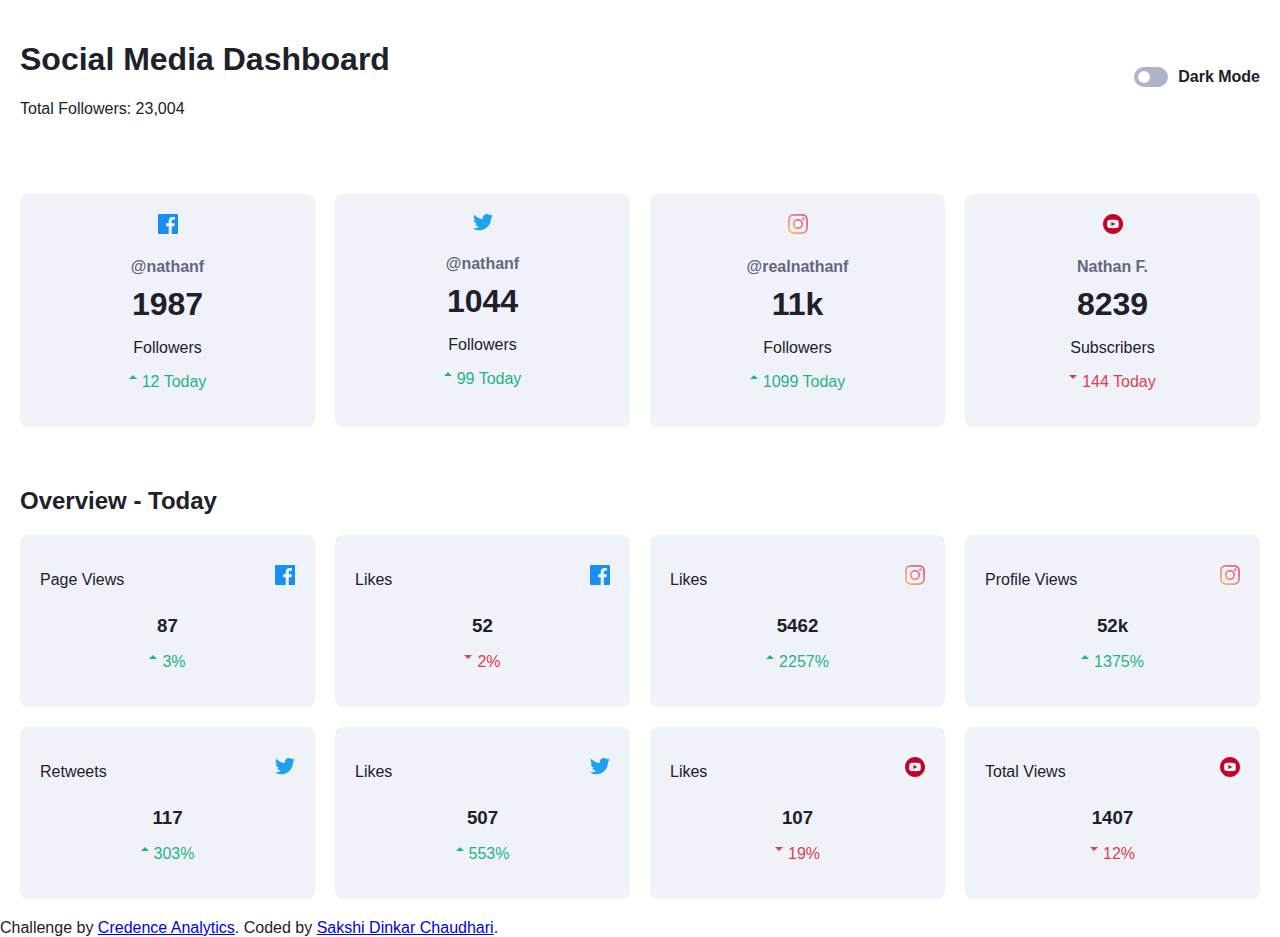
<file: index.html>
<!-- <!DOCTYPE html>
<html lang="en">
<head>
    <meta charset="UTF-8">
    <meta name="viewport" content="width=device-width, initial-scale=1.0">
    <title>Social Media Dashboard</title>
    <link rel="stylesheet" href="styles.css">
    <link href="https://fonts.googleapis.com/css2?family=Inter:wght@400;700&display=swap" rel="stylesheet">
    <link rel="icon" href="images/favicon-32x32.jpg" type="image/jpg">
</head>
<body>
    <div class="container">
        <header>
            <div class="header-content">
                <div class="title">
                    <h1>Social Media Dashboard</h1>
                    <p>Total Followers: 23,004</p>
                </div>
                <div class="theme-switcher">
                    <span>Dark Mode</span>
                    <label class="switch">
                        <input type="checkbox" id="theme-toggle">
                        <span class="slider"></span>
                    </label>
                </div>
            </div>
        </header>
        <main>
            <div class="cards">
                <div class="card facebook">
                    <img src="images/icon-facebook.svg" alt="Facebook">
                    <p>@nathanf</p>
                    <h2>1987</h2>
                    <p>FOLLOWERS</p>
                    <p class="change positive"><img src="images/icon-up.svg" alt=""> 12 Today</p>
                </div>
                <div class="card twitter">
                    <img src="images/icon-twitter.svg" alt="Twitter">
                    <p>@nathanf</p>
                    <h2>1044</h2>
                    <p>FOLLOWERS</p>
                    <p class="change positive"><img src="images/icon-up.svg" alt=""> 99 Today</p>
                </div>
                <div class="card instagram">
                    <img src="images/icon-instagram.svg" alt="Instagram">
                    <p>@realnathanf</p>
                    <h2>11k</h2>
                    <p>FOLLOWERS</p>
                    <p class="change positive"><img src="images/icon-up.svg" alt=""> 1099 Today</p>
                </div>
                <div class="card youtube">
                    <img src="images/icon-youtube.svg" alt="YouTube">
                    <p>Nathan F.</p>
                    <h2>8239</h2>
                    <p>SUBSCRIBERS</p>
                    <p class="change negative"><img src="images/icon-down.svg" alt=""> 144 Today</p>
                </div>
            </div>
            <section class="overview">
                <h2>Overview - Today</h2>
                <div class="overview-cards">
                    <div class="overview-card facebook">
                        <p>Page Views</p>
                        <h3>87</h3>
                        <p class="change positive"><img src="images/icon-up.svg" alt=""> 3%</p>
                    </div>
                    <div class="overview-card facebook">
                        <p>Likes</p>
                        <h3>52</h3>
                        <p class="change negative"><img src="images/icon-down.svg" alt=""> 2%</p>
                    </div>
                    <div class="overview-card twitter">
                        <p>Retweets</p>
                        <h3>117</h3>
                        <p class="change positive"><img src="images/icon-up.svg" alt=""> 303%</p>
                    </div>
                    <div class="overview-card twitter">
                        <p>Likes</p>
                        <h3>507</h3>
                        <p class="change positive"><img src="images/icon-up.svg" alt=""> 553%</p>
                    </div>
                    <div class="overview-card instagram">
                        <p>Likes</p>
                        <h3>5462</h3>
                        <p class="change positive"><img src="images/icon-up.svg" alt=""> 2257%</p>
                    </div>
                    <div class="overview-card instagram">
                        <p>Profile Views</p>
                        <h3>52k</h3>
                        <p class="change positive"><img src="images/icon-up.svg" alt=""> 1375%</p>
                    </div>
                    <div class="overview-card youtube">
                        <p>Likes</p>
                        <h3>107</h3>
                        <p class="change negative"><img src="images/icon-down.svg" alt=""> 19%</p>
                    </div>
                    <div class="overview-card youtube">
                        <p>Total Views</p>
                        <h3>1407</h3>
                        <p class="change negative"><img src="images/icon-down.svg" alt=""> 12%</p>
                    </div>
                </div>
            </section>
        </main>
    </div>
    <script src="script.js"></script>
</body>
</html> -->


<!DOCTYPE html>
<html lang="en">
<head>
    <meta charset="UTF-8">
    <meta name="viewport" content="width=device-width, initial-scale=1.0">
    <title>Social Media Dashboard</title>
    <link rel="stylesheet" href="styles.css">
</head>
<body>
    <div class="container">
        <header>
            <div class="header-content">
                <div>
                    <h1>Social Media Dashboard</h1>
                    <p>Total Followers: 23,004</p>
                </div>
                <div class="theme-switcher">
                    <label class="switch">
                        <input type="checkbox" id="theme-toggle">
                        <span class="slider round"></span>
                    </label>
                    <p>Dark Mode</p>
                </div>
            </div>
        </header>
        <main>
            <section class="dashboard">
                <!-- Social Media Cards -->
                <div class="card facebook">
                    <img src="images/icon-facebook.svg" alt="Facebook">
                    <p class="username">@nathanf</p>
                    <h2>1987</h2>
                    <p>Followers</p>
                    <p class="change positive"><img src="images/icon-up.svg" alt="Up"> 12 Today</p>
                </div>
                <div class="card twitter">
                    <img src="images/icon-twitter.svg" alt="Twitter">
                    <p class="username">@nathanf</p>
                    <h2>1044</h2>
                    <p>Followers</p>
                    <p class="change positive"><img src="images/icon-up.svg" alt="Up"> 99 Today</p>
                </div>
                <div class="card instagram">
                    <img src="images/icon-instagram.svg" alt="Instagram">
                    <p class="username">@realnathanf</p>
                    <h2>11k</h2>
                    <p>Followers</p>
                    <p class="change positive"><img src="images/icon-up.svg" alt="Up"> 1099 Today</p>
                </div>
                <div class="card youtube">
                    <img src="images/icon-youtube.svg" alt="YouTube">
                    <p class="username">Nathan F.</p>
                    <h2>8239</h2>
                    <p>Subscribers</p>
                    <p class="change negative"><img src="images/icon-down.svg" alt="Down"> 144 Today</p>
                </div>
            </section>
            <section class="overview-today">
                <h2>Overview - Today</h2>
                <div class="overview">
                    <!-- Overview Cards -->
                    <div class="card small facebook">
                        <div class="card-header">
                            <p>Page Views</p>
                            <img src="images/icon-facebook.svg" alt="Facebook">
                        </div>
                        <div class="card-body">
                            <h3>87</h3>
                            <p class="change positive"><img src="images/icon-up.svg" alt="Up"> 3%</p>
                        </div>
                    </div>
                    <div class="card small facebook">
                        <div class="card-header">
                            <p>Likes</p>
                            <img src="images/icon-facebook.svg" alt="Facebook">
                        </div>
                        <div class="card-body">
                            <h3>52</h3>
                            <p class="change negative"><img src="images/icon-down.svg" alt="Down"> 2%</p>
                        </div>
                    </div>
                    <div class="card small instagram">
                        <div class="card-header">
                            <p>Likes</p>
                            <img src="images/icon-instagram.svg" alt="Instagram">
                        </div>
                        <div class="card-body">
                            <h3>5462</h3>
                            <p class="change positive"><img src="images/icon-up.svg" alt="Up"> 2257%</p>
                        </div>
                    </div>
                    <div class="card small instagram">
                        <div class="card-header">
                            <p>Profile Views</p>
                            <img src="images/icon-instagram.svg" alt="Instagram">
                        </div>
                        <div class="card-body">
                            <h3>52k</h3>
                            <p class="change positive"><img src="images/icon-up.svg" alt="Up"> 1375%</p>
                        </div>
                    </div>
                    <div class="card small twitter">
                        <div class="card-header">
                            <p>Retweets</p>
                            <img src="images/icon-twitter.svg" alt="Twitter">
                        </div>
                        <div class="card-body">
                            <h3>117</h3>
                            <p class="change positive"><img src="images/icon-up.svg" alt="Up"> 303%</p>
                        </div>
                    </div>
                    <div class="card small twitter">
                        <div class="card-header">
                            <p>Likes</p>
                            <img src="images/icon-twitter.svg" alt="Twitter">
                        </div>
                        <div class="card-body">
                            <h3>507</h3>
                            <p class="change positive"><img src="images/icon-up.svg" alt="Up"> 553%</p>
                        </div>
                    </div>
                    <div class="card small youtube">
                        <div class="card-header">
                            <p>Likes</p>
                            <img src="images/icon-youtube.svg" alt="YouTube">
                        </div>
                        <div class="card-body">
                            <h3>107</h3>
                            <p class="change negative"><img src="images/icon-down.svg" alt="Down"> 19%</p>
                        </div>
                    </div>
                    <div class="card small youtube">
                        <div class="card-header">
                            <p>Total Views</p>
                            <img src="images/icon-youtube.svg" alt="YouTube">
                        </div>
                        <div class="card-body">
                            <h3>1407</h3>
                            <p class="change negative"><img src="images/icon-down.svg" alt="Down"> 12%</p>
                        </div>
                    </div>
                </div>
            </section>
        </main>
    </div>
    <div class="attribution">
      Challenge by <a href="https://www.credenceanalytics.com/" target="_blank">Credence Analytics</a>. 
      Coded by <a href="#">Sakshi Dinkar Chaudhari</a>.
    </div>
    <script src="script.js"></script>
</body>
</html>
</file>
<file: styles.css>
body {
    font-family: 'Inter', sans-serif;
    background-color: var(--bg);
    color: var(--text);
    transition: background-color 0.3s, color 0.3s;
    margin: 0;
    padding: 0;
}

.container {
    max-width: 1440px;
    margin: 0 auto;
    padding: 20px;
}

header {
    margin-bottom: 40px;
}

.header-content {
    display: flex;
    justify-content: space-between;
    align-items: center;
    flex-wrap: wrap;
}

.header-content div {
    margin-bottom: 20px;
}

.theme-switcher {
    display: flex;
    align-items: center;
}

.theme-switcher p {
    margin-left: 10px;
    font-weight: 700;
}

.switch {
    position: relative;
    display: inline-block;
    width: 34px;
    height: 20px;
}

.switch input {
    opacity: 0;
    width: 0;
    height: 0;
}

.slider {
    position: absolute;
    cursor: pointer;
    top: 0;
    left: 0;
    right: 0;
    bottom: 0;
    background-color: var(--toggle);
    transition: 0.4s;
    border-radius: 34px;
}

.slider:before {
    position: absolute;
    content: "";
    height: 12px;
    width: 12px;
    left: 4px;
    bottom: 4px;
    background-color: white;
    transition: 0.4s;
    border-radius: 50%;
}

input:checked + .slider {
    background-color: var(--toggle);
}

input:checked + .slider:before {
    transform: translateX(14px);
}

main {
    display: flex;
    flex-direction: column;
    gap: 40px;
}

.dashboard, .overview {
    display: grid;
    grid-template-columns: repeat(4, 1fr);
    gap: 20px;
}

.card {
    background-color: var(--card-bg);
    padding: 20px;
    border-radius: 8px;
    text-align: center;
    transition: background-color 0.3s, color 0.3s;
}

.card img {
    margin-bottom: 10px;
}

.card .username {
    margin: 10px 0;
    font-weight: 700;
    color: var(--text-light);
}

.card h2 {
    font-size: 2em;
    margin: 10px 0;
}

.card p.change {
    display: flex;
    align-items: center;
    justify-content: center;
}

.card p.change img {
    margin-right: 5px;
}

.card.small .card-header {
    display: flex;
    justify-content: space-between;
    align-items: center;
    margin-bottom: 10px;
}

.card.small .card-body {
    text-align: center;
}

.card.small h3 {
    margin: 10px 0;
}

.positive {
    color: var(--positive);
}

.negative {
    color: var(--negative);
}

.overview-today h2 {
    margin-bottom: 20px;
}

/* Colors for light theme */
:root {
    --bg: hsl(0, 0%, 100%);
    --text: hsl(230, 17%, 14%);
    --text-light: hsl(228, 12%, 44%);
    --card-bg: hsl(227, 47%, 96%);
    --toggle: hsl(230, 22%, 74%);
    --positive: hsl(163, 72%, 41%);
    --negative: hsl(356, 69%, 56%);
}

/* Colors for dark theme */
body.dark-theme {
    --bg: hsl(230, 17%, 14%);
    --text: hsl(0, 0%, 100%);
    --text-light: hsl(228, 34%, 66%);
    --card-bg: hsl(228, 28%, 20%);
    --toggle: linear-gradient(to right, hsl(210, 78%, 56%), hsl(146, 68%, 55%));
    --positive: hsl(163, 72%, 41%);
    --negative: hsl(356, 69%, 56%);
}

/* Media Queries */
@media (max-width: 1200px) {
    .dashboard, .overview {
        grid-template-columns: repeat(3, 1fr);
    }
}

@media (max-width: 900px) {
    .dashboard, .overview {
        grid-template-columns: repeat(2, 1fr);
    }
}

@media (max-width: 600px) {
    .dashboard, .overview {
        grid-template-columns: 1fr;
    }

    .header-content {
        flex-direction: column;
        align-items: flex-start;
    }

    .header-content div {
        margin-bottom: 0;
    }

    .theme-switcher {
        justify-content: space-between;
        width: 100%;
    }

    .theme-switcher p {
        margin-left: 0;
    }
}
</file>
